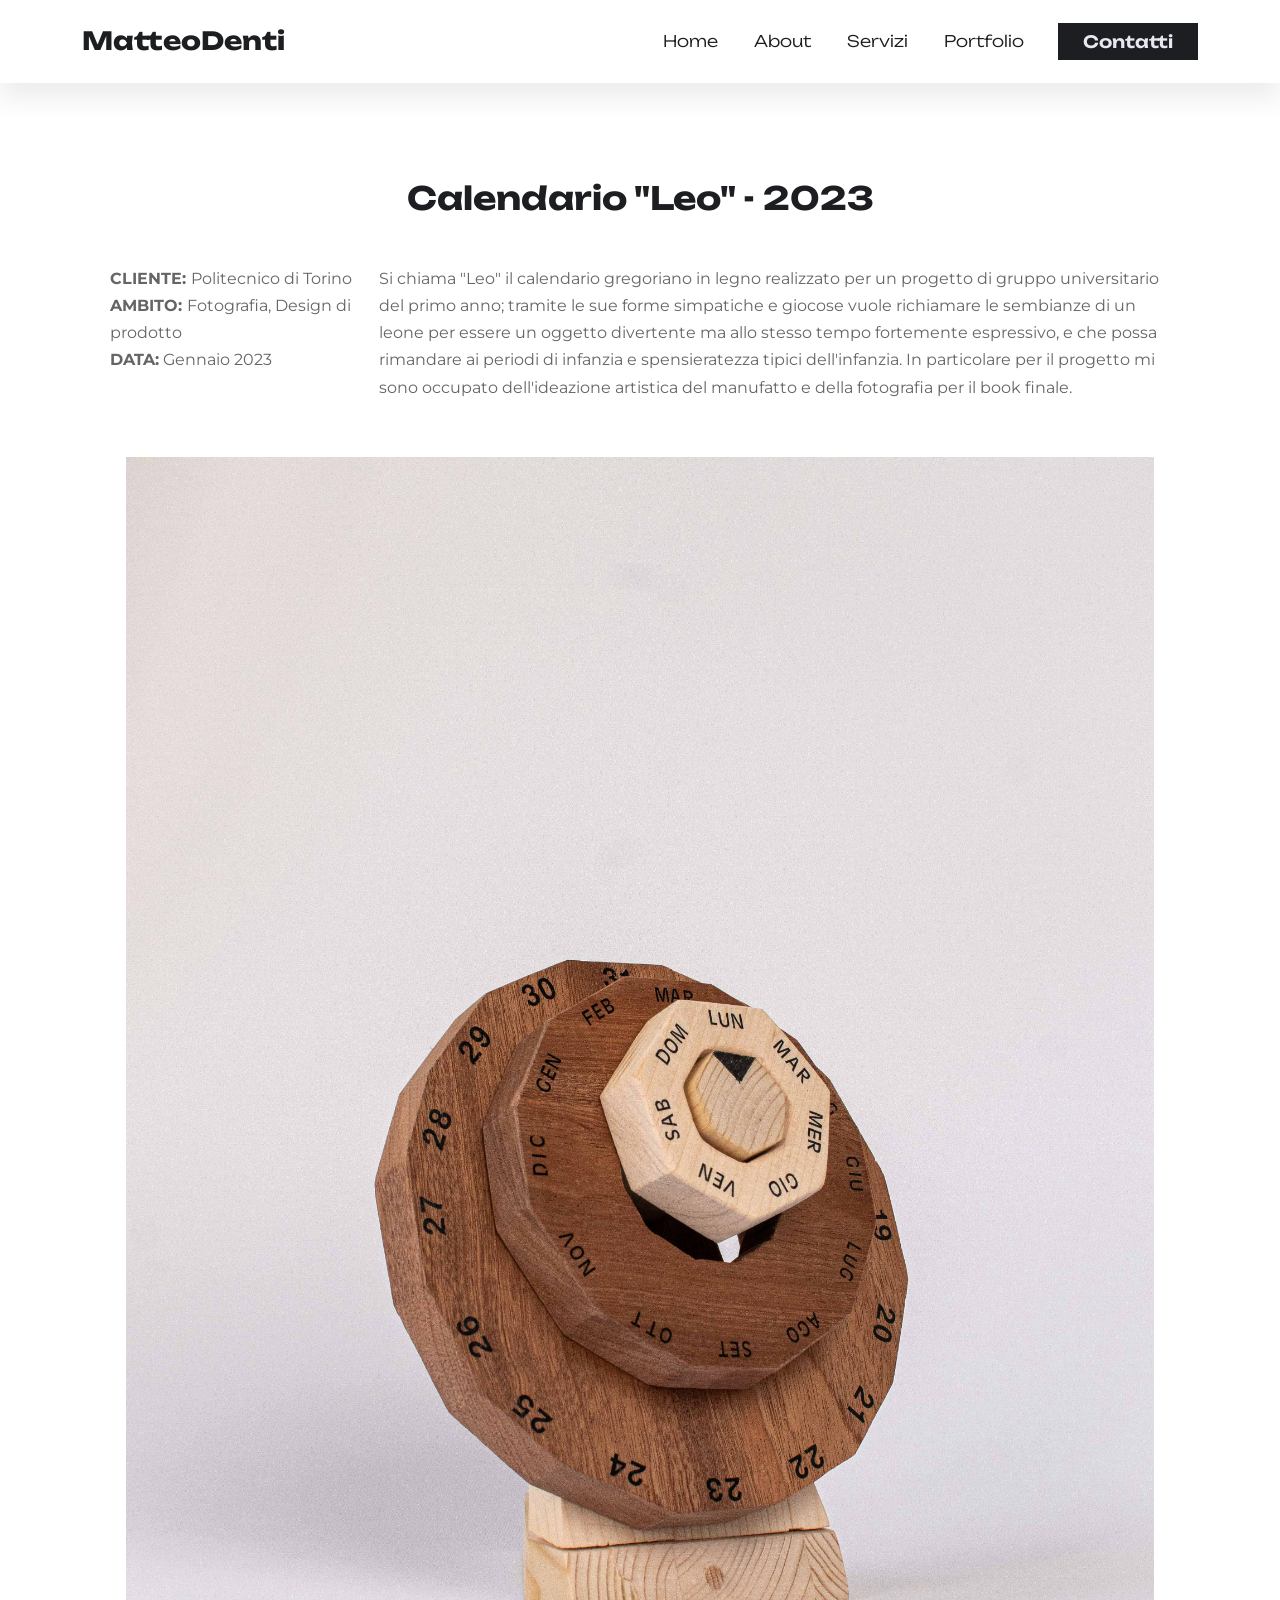
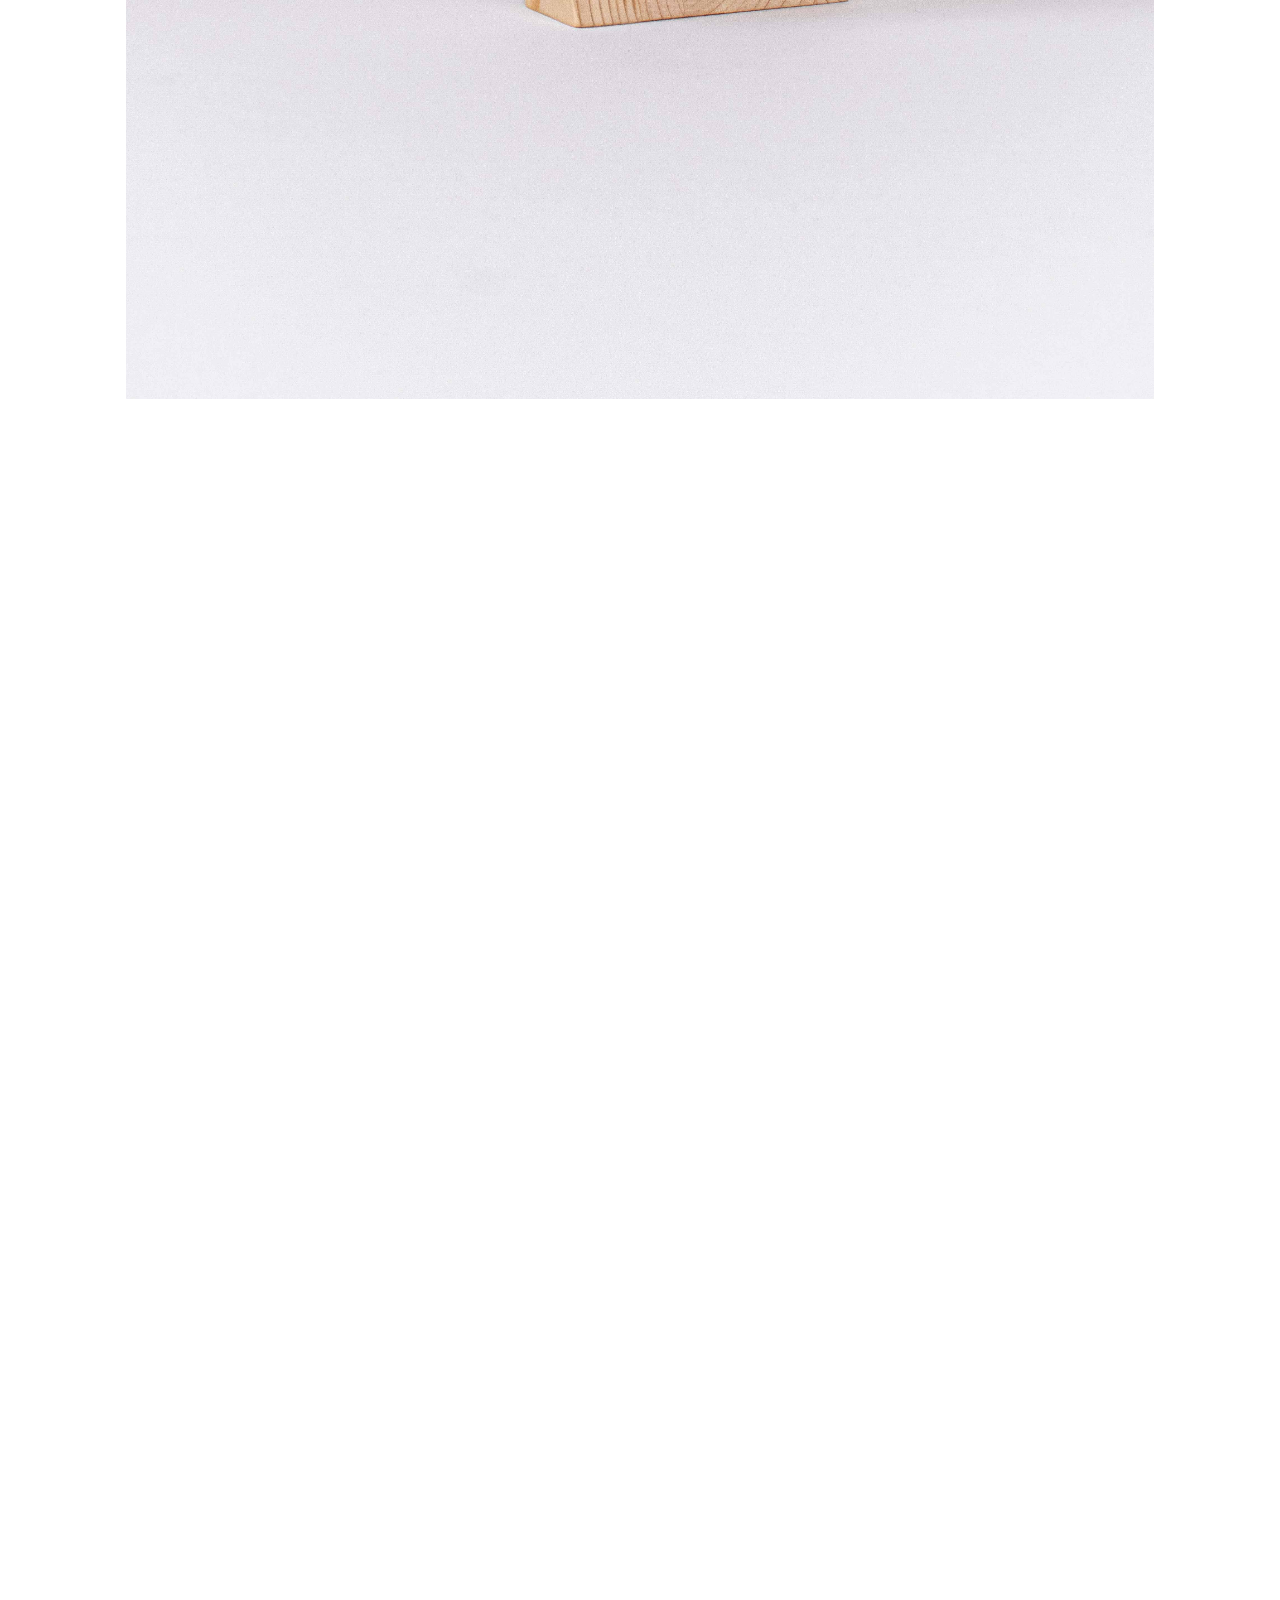
<file: PAGINE selected work/Page 2 - calendario leo.html>
<!doctype html>
<html lang="en">

<head>
    <meta charset="utf-8">
    <meta name="viewport" content="width=device-width, initial-scale=1">
    <title>Matteo Denti - sito web</title>
    <link href="https://cdn.jsdelivr.net/npm/bootstrap@5.3.3/dist/css/bootstrap.min.css" rel="stylesheet"
        integrity="sha384-QWTKZyjpPEjISv5WaRU9OFeRpok6YctnYmDr5pNlyT2bRjXh0JMhjY6hW+ALEwIH" crossorigin="anonymous">
    <!-- inserimento cdn per css bootstrap -->
    <link rel="stylesheet" href="https://cdn.jsdelivr.net/npm/bootstrap-icons@1.11.3/font/bootstrap-icons.min.css">
    <!-- inserimento cdn per icone bootstrap -->
    <link rel="stylesheet" href="../Assets/css/style.css"> <!-- inserimento dello style.css -->
    <link rel="stylesheet" href="https://cdn.jsdelivr.net/npm/swiper@11/swiper-bundle.min.css" />
    <!-- inserimento cdn per plugin swiper js -->
    <link rel="stylesheet" href="https://unpkg.com/aos@next/dist/aos.css" /> <!-- per plugin esterno animation on scroll -->
</head>

<body>

    <!-- SEZIONE 1: NAVBAR -->
    <nav class="navbar navbar-expand-lg sticky-top">
        <div class="container"> 
          <a class="navbar-brand" href="#">MatteoDenti</a> 
          <button class="navbar-toggler" type="button" data-bs-toggle="collapse" data-bs-target="#navbarNav"
            aria-controls="navbarNav" aria-expanded="false" aria-label="Toggle navigation">
            <span class="navbar-toggler-icon"></span>
          </button>
          <div class="collapse navbar-collapse" id="navbarNav">
            <ul class="navbar-nav ms-auto"> <!-- Utilizzo di "ms-auto" per agire sui margini e spostare il menu a destra -->
    
              <li class="nav-item">
                <a class="nav-link" href="../index.html#hero">Home</a> <!-- link alla sezione home nella landing page -->
              </li>
              <li class="nav-item">
                <a class="nav-link" href="../index.html#about">About</a> <!-- link alla sezione about nella landing page -->
              </li>
              <li class="nav-item">
                <a class="nav-link" href="../index.html#servizi">Servizi</a> <!-- link alla sezione "servizi" nella landing page -->
              </li>
              <li class="nav-item">
                <a class="nav-link" href="../index.html#portfolio">Portfolio</a> <!-- link alla sezione "portfolio" nella landing page -->
              </li>
    
            </ul>
            <a href="../index.html#contatti" class="btn bottone-colorato ms-lg-3">Contatti</a> <!-- link alla sezione "contatti" nella landing page -->
    
          </div>
        </div>
    </nav>


    <!-- SEZIONE 2: GRIGLIA FOTO -->
    <section id="griglia-foto">

         <!-- titolo progetto e breve descrizione -->
        <div class="container px-2 pt-5">
      
        <!-- Titolo progetto -->
        <div class="title-container">
           <h1 class="titoli-sezioni mb-5 mt-5"> Calendario "Leo" - 2023 </h1>
        </div>

    
        <div class="row d-flex align-items-start margin-text-portfolio mb-2">

           <!-- Colonna sinistra: Descrizione sintetica -->
           <div class="col-md-3 col-lg-3 text-md-start">
              <p> <b> CLIENTE: </b> Politecnico di Torino <br>
                <b> AMBITO: </b> Fotografia, Design di prodotto <br>
                <b> DATA:</b> Gennaio 2023
              </p>
           </div>
      
           <!-- Colonna destra: Testo più vicino e fluido -->
           <div class="col-md-9 col-lg-9 d-flex align-items-center">
            <p class="mb-0">
                Si chiama "Leo" il calendario gregoriano in legno realizzato per un progetto di gruppo universitario del primo anno; 
                tramite le sue forme simpatiche e giocose vuole richiamare le sembianze di un leone per essere un oggetto divertente 
                ma allo stesso tempo fortemente espressivo, e che possa rimandare ai periodi di infanzia e spensieratezza tipici dell'infanzia. 
                In particolare per il progetto mi sono occupato dell'ideazione artistica del manufatto e della fotografia per il book finale.
            </p>
          </div>

        </div>


            <!-- griglia fotografica -->
            <div class="row py-5 px-lg-5 px-sm-0">
                <div class="column">
                    <img class="modal-img" src="../Assets/images/Calendario Leo/1.jpg" alt="" srcset="" data-aos="fade" data-aos-delay="100">
                    <img class="modal-img" src="../Assets/images/Calendario Leo/2.jpg" alt="" srcset="" data-aos="fade" data-aos-delay="100">
                    <img class="modal-img" src="../Assets/images/Calendario Leo/3.jpg" alt="" srcset="" data-aos="fade" data-aos-delay="100">
                    <img class="modal-img" src="../Assets/images/Calendario Leo/4.jpg" alt="" srcset="" data-aos="fade" data-aos-delay="100">
                    <img class="modal-img" src="../Assets/images/Calendario Leo/6.jpg" alt="" srcset="" data-aos="fade" data-aos-delay="100">
                    <img class="modal-img" src="../Assets/images/Calendario Leo/7.jpg" alt="" srcset="" data-aos="fade" data-aos-delay="100">
                    <img class="modal-img" src="../Assets/images/Calendario Leo/8.jpg" alt="" srcset="" data-aos="fade" data-aos-delay="100">
                </div>

                <div class="column">
                    <img class="modal-img" src="../Assets/images/Calendario Leo/11.jpg" alt="" srcset="" data-aos="fade" data-aos-delay="100">
                    <img class="modal-img" src="../Assets/images/Calendario Leo/12.jpg" alt="" srcset="" data-aos="fade" data-aos-delay="100">
                    <img class="modal-img" src="../Assets/images/Calendario Leo/13.jpg" alt="" srcset="" data-aos="fade" data-aos-delay="100">
                    <img class="modal-img" src="../Assets/images/Calendario Leo/14.jpg" alt="" srcset="" data-aos="fade" data-aos-delay="100">
                    <img class="modal-img" src="../Assets/images/Calendario Leo/15.jpg" alt="" srcset="" data-aos="fade" data-aos-delay="100">
                    <img class="modal-img" src="../Assets/images/Calendario Leo/16.jpg" alt="" srcset="" data-aos="fade" data-aos-delay="100">
                    <img class="modal-img" src="../Assets/images/Calendario Leo/17.jpg" alt="" srcset="" data-aos="fade" data-aos-delay="100">
                    <img class="modal-img" src="../Assets/images/Calendario Leo/18.jpg" alt="" srcset="" data-aos="fade" data-aos-delay="100">
                </div>
            </div>


            <!-- Finestra modale -->
            <div id="modal" class="modal">
                <span class="close">&times;</span>
                <img class="modal-content" id="modal-img">
                <span class="prev">&#10094;</span> <!-- Freccia sinistra -->
                <span class="next">&#10095;</span> <!-- Freccia destra -->
            </div>

        </div>    

    </section>


    <!-- SEZIONE 7: FOOTER -->
    <section id="footer" class="margin-section section-padding-footer background-color-footer colore">
        <div class="container justify-content-center">

            <div class="row text-center">

                <div class="col-12">
                    <a href="#griglia-foto" class="link-footer">
                        <p>Back to top <i class="bi bi-arrow-up-short"></i></p>
                    </a>
                </div>

                <div class="col-12 mb-1">

                    <!-- link profilo instagram-->
                    <a href="https://www.instagram.com/teodenti.jpg?utm_source=ig_web_button_share_sheet&igsh=ZDNlZDc0MzIxNw=="
                        target="_blank" class="link-footer">
                        <!--  l'attributo target apre il link in una nuova scheda invece di ricaricare la pagina attuale. -->
                        <i class="bi bi-instagram" style="font-size: 26px;"> </i>
                    </a>

                    <!-- link profilo linkedin -->
                    <a href="https://www.linkedin.com/in/matteo-denti/" target="_blank" class="link-footer">
                        <i class="bi bi-linkedin ps-2" style="font-size: 26px;"></i>
                    </a>

                    <!-- link profilo behance-->
                    <a href="https://www.behance.net/matteodenti" target="_blank" class="link-footer">
                        <i class="bi bi-behance ps-2" style="font-size: 30px;"></i>
                    </a>

                    <!-- link per la mail -->
                    <a href="mailto:matteodenti0503@gmail.com" target="_blank" class="link-footer">
                        <i class="bi bi-envelope ps-2" style="font-size: 28px;"></i>
                    </a>

                    <!-- link contatti telegram -->
                    <a href="https://t.me/Abend999" target="_blank" class="link-footer">
                        <i class="bi bi-telegram ps-2" style="font-size: 28px;"></i>
                    </a>
                </div>

                <div class="col-12">
                    <p> ©2025 Matteo Denti. All rights Reserved </p>
                </div>



            </div>

        </div>

    </section>




    <script src="https://cdn.jsdelivr.net/npm/swiper@11/swiper-bundle.min.js"></script>
    <!-- inserimento cdn per js swiper -->
    <script src="https://unpkg.com/aos@next/dist/aos.js"></script> <!-- inserimento dello animation on scroll -->
    <script src="https://cdn.jsdelivr.net/npm/bootstrap@5.3.3/dist/js/bootstrap.bundle.min.js"
        integrity="sha384-YvpcrYf0tY3lHB60NNkmXc5s9fDVZLESaAA55NDzOxhy9GkcIdslK1eN7N6jIeHz"
        crossorigin="anonymous"></script> <!-- inserimento cdn per js bootstrap -->
    <script src="../Assets/Js/Javascript.js"> </script> <!-- inserimento dello Javascript.js-->
  
</body>

</html>
</file>
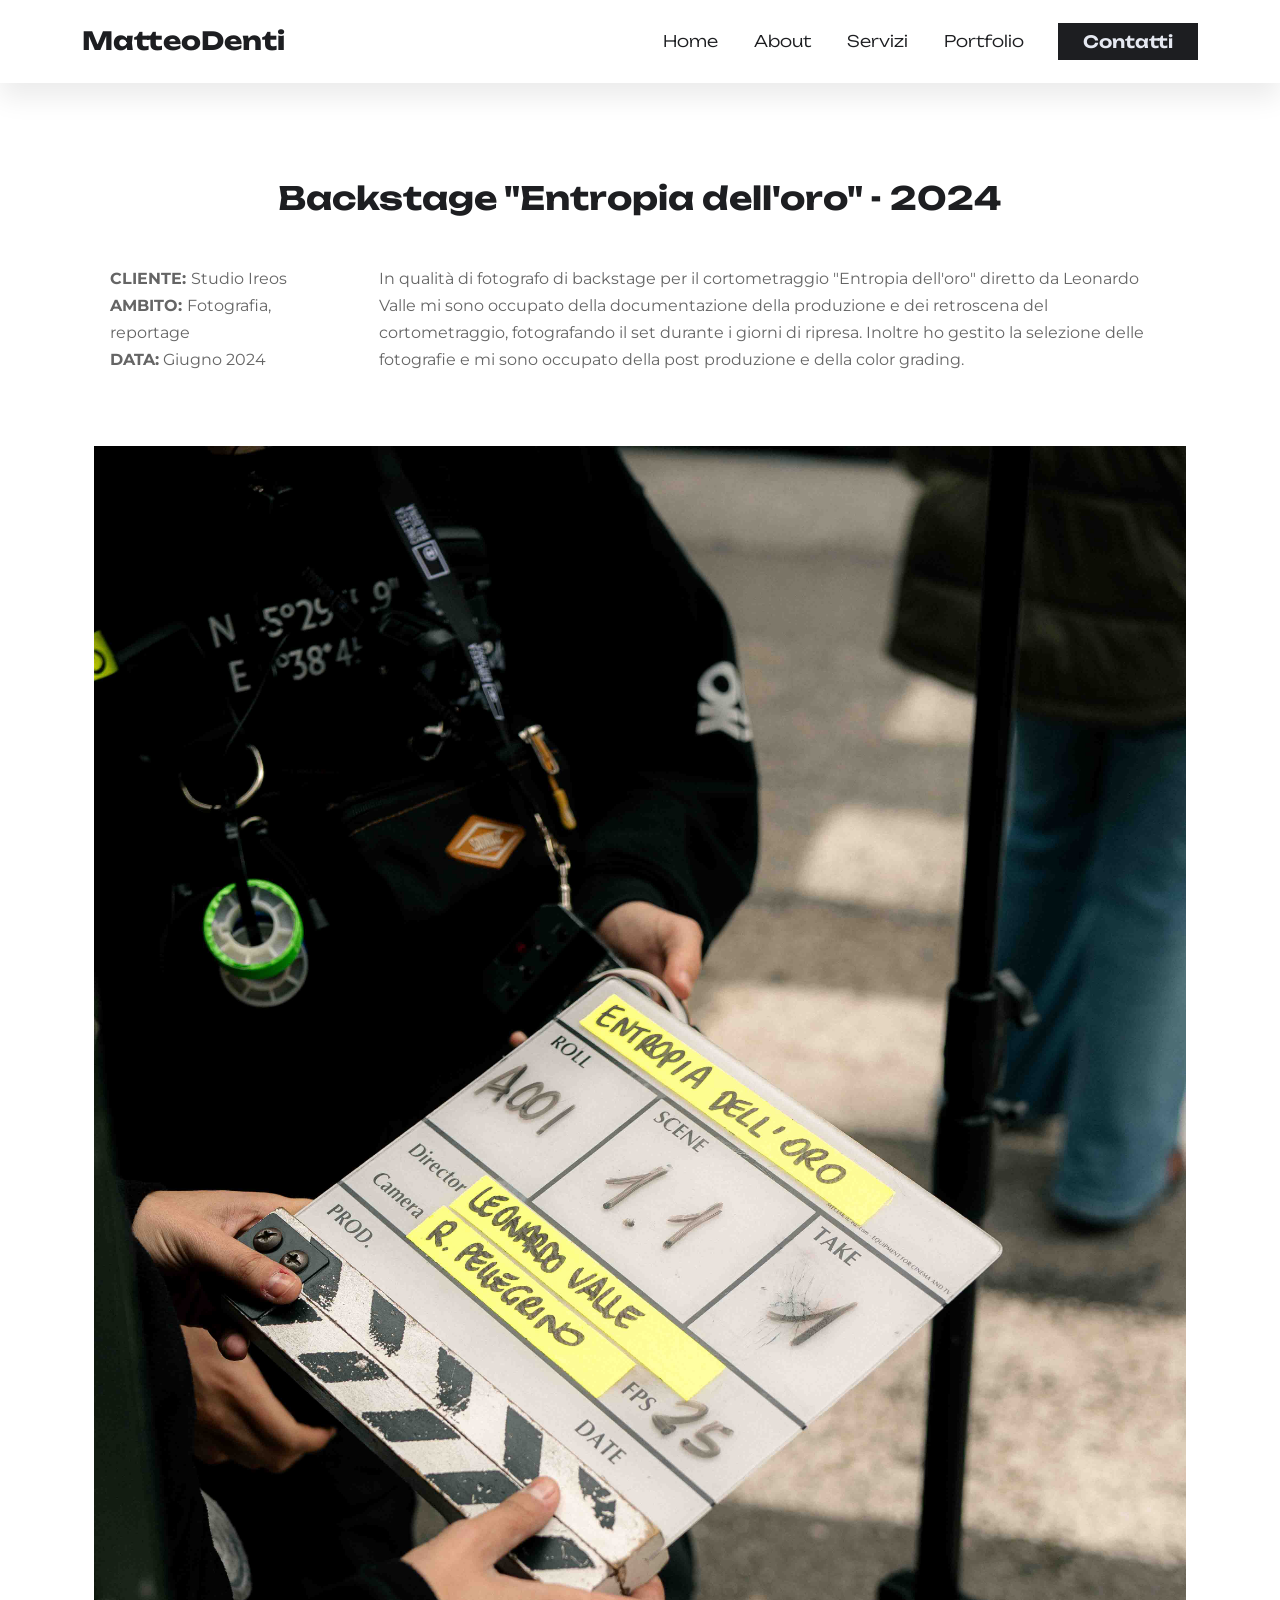
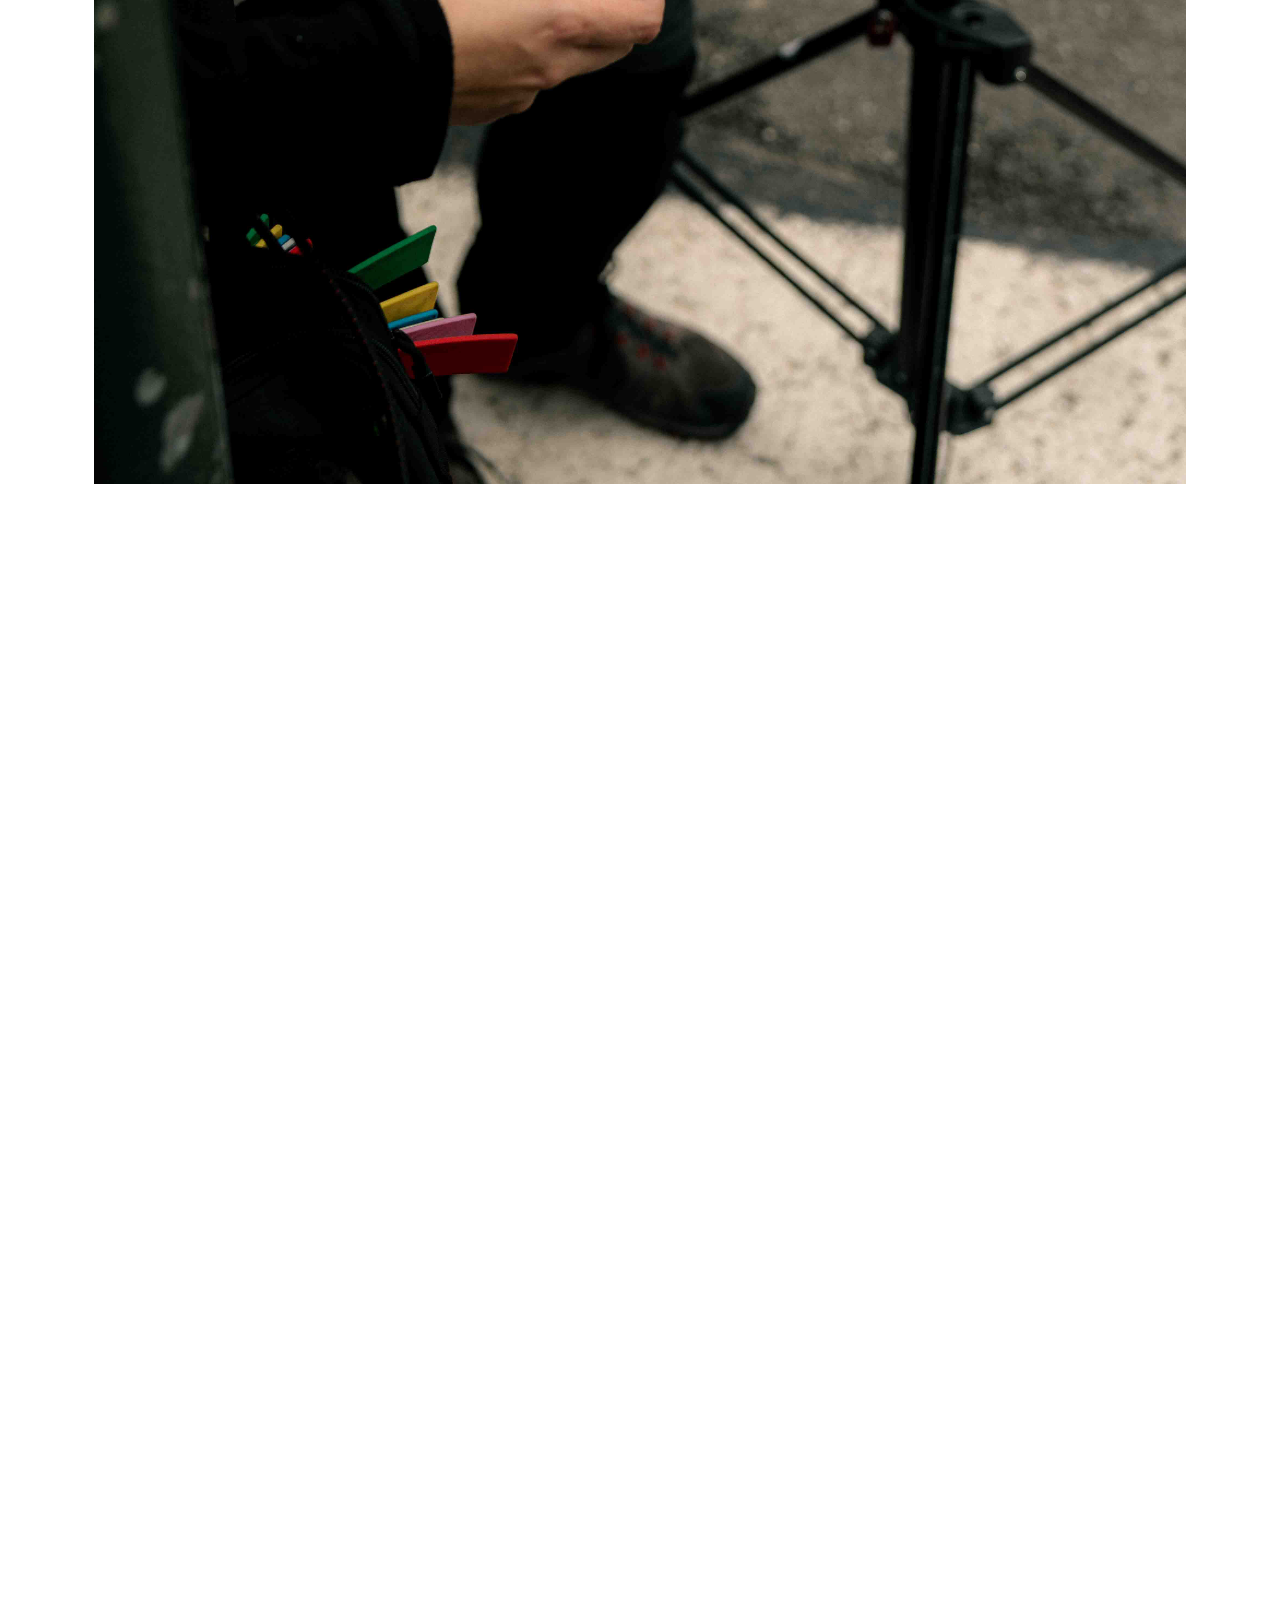
<file: PAGINE selected work/Page 3  - entropia.html>
<!doctype html>
<html lang="en">

<head>
    <meta charset="utf-8">
    <meta name="viewport" content="width=device-width, initial-scale=1">
    <title>Matteo Denti - sito web</title>
    <link href="https://cdn.jsdelivr.net/npm/bootstrap@5.3.3/dist/css/bootstrap.min.css" rel="stylesheet"
        integrity="sha384-QWTKZyjpPEjISv5WaRU9OFeRpok6YctnYmDr5pNlyT2bRjXh0JMhjY6hW+ALEwIH" crossorigin="anonymous">
    <!-- inserimento cdn per css bootstrap -->
    <link rel="stylesheet" href="https://cdn.jsdelivr.net/npm/bootstrap-icons@1.11.3/font/bootstrap-icons.min.css">
    <!-- inserimento cdn per icone bootstrap -->
    <link rel="stylesheet" href="../Assets/css/style.css"> <!-- inserimento dello style.css -->
    <link rel="stylesheet" href="https://cdn.jsdelivr.net/npm/swiper@11/swiper-bundle.min.css" />
    <!-- inserimento cdn per plugin swiper js -->
    <link rel="stylesheet" href="https://unpkg.com/aos@next/dist/aos.css" />
    <!-- per plugin esterno animation on scroll -->
</head>

<body>

    <!-- SEZIONE 1: NAVBAR -->
    <nav class="navbar navbar-expand-lg sticky-top">
        <div class="container"> 
          <a class="navbar-brand" href="#">MatteoDenti</a> 
          <button class="navbar-toggler" type="button" data-bs-toggle="collapse" data-bs-target="#navbarNav"
            aria-controls="navbarNav" aria-expanded="false" aria-label="Toggle navigation">
            <span class="navbar-toggler-icon"></span>
          </button>
          <div class="collapse navbar-collapse" id="navbarNav">
            <ul class="navbar-nav ms-auto"> <!-- Utilizzo di "ms-auto" per agire sui margini e spostare il menu a destra -->
    
              <li class="nav-item">
                <a class="nav-link" href="../index.html#hero">Home</a> <!-- link alla sezione home nella landing page -->
              </li>
              <li class="nav-item">
                <a class="nav-link" href="../index.html#about">About</a> <!-- link alla sezione about nella landing page -->
              </li>
              <li class="nav-item">
                <a class="nav-link" href="../index.html#servizi">Servizi</a> <!-- link alla sezione "servizi" nella landing page -->
              </li>
              <li class="nav-item">
                <a class="nav-link" href="../index.html#portfolio">Portfolio</a> <!-- link alla sezione "portfolio" nella landing page -->
              </li>
    
            </ul>
            <a href="../index.html#contatti" class="btn bottone-colorato ms-lg-3">Contatti</a> <!-- link alla sezione "contatti" nella landing page -->
    
          </div>
        </div>
    </nav>


    <!-- SEZIONE 2: GRIGLIA FOTO -->
    <section id="griglia-foto">

        <!-- titolo progetto e breve descrizione -->
        <div class="container px-2 pt-5">

            <!-- Titolo progetto -->
          <div class="title-container">
            <h1 class="titoli-sezioni mb-5 mt-5"> Backstage "Entropia dell'oro" - 2024 </h1>
          </div>


          <div class="row d-flex align-items-start margin-text-portfolio mb-2">

                <!-- Colonna sinistra: Descrizione sintetica -->
                <div class="col-md-3 col-lg-3 text-md-start">
                   <p> <b> CLIENTE: </b> Studio Ireos <br>
                     <b> AMBITO: </b> Fotografia, reportage <br>
                     <b> DATA:</b> Giugno 2024
                   </p>
                </div>
           
                <!-- Colonna destra: Testo più vicino e fluido -->
                <div class="col-md-9 col-lg-9 d-flex align-items-center">
                 <p class="mb-0">
                    In qualità di fotografo di backstage per il cortometraggio "Entropia dell'oro" diretto da Leonardo 
                    Valle mi sono occupato della documentazione della produzione e dei retroscena del cortometraggio, 
                    fotografando il set durante i giorni di ripresa. Inoltre ho gestito la selezione delle fotografie
                    e mi sono occupato della post produzione e della color grading.
                 </p>
               </div>
     
          </div>


            <!-- griglia fotografica -->
            <div class="row py-5 px-lg-3 px-sm-0">
                <div class="column">
                    <img class="modal-img" src="../Assets/images/Entropia dell'oro/1.jpg" alt="" srcset="" data-aos="fade" data-aos-delay="20">
                    <img class="modal-img" src="../Assets/images/Entropia dell'oro/2.jpg" alt="" srcset="" data-aos="fade" data-aos-delay="20">
                    <img class="modal-img" src="../Assets/images/Entropia dell'oro/3.jpg" alt="" srcset="" data-aos="fade" data-aos-delay="20">
                    <img class="modal-img" src="../Assets/images/Entropia dell'oro/4.jpg" alt="" srcset="" data-aos="fade" data-aos-delay="20">
                    <img class="modal-img" src="../Assets/images/Entropia dell'oro/5.jpg" alt="" srcset="" data-aos="fade" data-aos-delay="20">
                    <img class="modal-img" src="../Assets/images/Entropia dell'oro/6.jpg" alt="" srcset="" data-aos="fade" data-aos-delay="20">
                    <img class="modal-img" src="../Assets/images/Entropia dell'oro/7.jpg" alt="" srcset="" data-aos="fade" data-aos-delay="20">
                    <img class="modal-img" src="../Assets/images/Entropia dell'oro/8.jpg" alt="" srcset="" data-aos="fade" data-aos-delay="20">
                </div>

                <div class="column">
                    <img class="modal-img" src="../Assets/images/Entropia dell'oro/9.jpg" alt="" srcset="" data-aos="fade" data-aos-delay="20">
                    <img class="modal-img" src="../Assets/images/Entropia dell'oro/10.jpg" alt="" srcset="" data-aos="fade" data-aos-delay="20">
                    <img class="modal-img" src="../Assets/images/Entropia dell'oro/11.jpg" alt="" srcset="" data-aos="fade" data-aos-delay="20">
                    <img class="modal-img" src="../Assets/images/Entropia dell'oro/12.jpg" alt="" srcset="" data-aos="fade" data-aos-delay="20">
                    <img class="modal-img" src="../Assets/images/Entropia dell'oro/13.jpg" alt="" srcset="" data-aos="fade" data-aos-delay="20">
                    <img class="modal-img" src="../Assets/images/Entropia dell'oro/14.jpg" alt="" srcset="" data-aos="fade" data-aos-delay="20">
                    <img class="modal-img" src="../Assets/images/Entropia dell'oro/15.jpg" alt="" srcset="" data-aos="fade" data-aos-delay="20">
                    <img class="modal-img" src="../Assets/images/Entropia dell'oro/16.jpg" alt="" srcset="" data-aos="fade" data-aos-delay="20">
                </div>

                <div class="column">
                    <img class="modal-img" src="../Assets/images/Entropia dell'oro/17.jpg" alt="" srcset="" data-aos="fade" data-aos-delay="20">
                    <img class="modal-img" src="../Assets/images/Entropia dell'oro/18.jpg" alt="" srcset="" data-aos="fade" data-aos-delay="20">
                    <img class="modal-img" src="../Assets/images/Entropia dell'oro/19.jpg" alt="" srcset="" data-aos="fade" data-aos-delay="20">
                    <img class="modal-img" src="../Assets/images/Entropia dell'oro/20.jpg" alt="" srcset="" data-aos="fade" data-aos-delay="20">
                    <img class="modal-img" src="../Assets/images/Entropia dell'oro/21.jpg" alt="" srcset="" data-aos="fade" data-aos-delay="100">
                    <img class="modal-img" src="../Assets/images/Entropia dell'oro/22.jpg" alt="" srcset="" data-aos="fade" data-aos-delay="20">
                    <img class="modal-img" src="../Assets/images/Entropia dell'oro/23.jpg" alt="" srcset="" data-aos="fade" data-aos-delay="20">
                    <img class="modal-img" src="../Assets/images/Entropia dell'oro/24.jpg" alt="" srcset="" data-aos="fade" data-aos-delay="20">
                </div>

                <div class="column">
                    <img class="modal-img" src="../Assets/images/Entropia dell'oro/25.jpg" alt="" srcset="" data-aos="fade" data-aos-delay="20">
                    <img class="modal-img" src="../Assets/images/Entropia dell'oro/26.jpg" alt="" srcset="" data-aos="fade" data-aos-delay="20">
                    <img class="modal-img" src="../Assets/images/Entropia dell'oro/27.jpg" alt="" srcset="" data-aos="fade" data-aos-delay="20">
                    <img class="modal-img" src="../Assets/images/Entropia dell'oro/28.jpg" alt="" srcset="" data-aos="fade" data-aos-delay="20">
                    <img class="modal-img" src="../Assets/images/Entropia dell'oro/29.jpg" alt="" srcset="" data-aos="fade" data-aos-delay="20">
                    <img class="modal-img" src="../Assets/images/Entropia dell'oro/30.jpg" alt="" srcset="" data-aos="fade" data-aos-delay="20">
                    <img class="modal-img" src="../Assets/images/Entropia dell'oro/31.jpg" alt="" srcset="" data-aos="fade" data-aos-delay="20">
                    <img class="modal-img" src="../Assets/images/Entropia dell'oro/32.jpg" alt="" srcset="" data-aos="fade" data-aos-delay="20">
                </div>

            </div>


            <!-- Finestra modale -->
            <div id="modal" class="modal">
                <span class="close">&times;</span>
                <img class="modal-content" id="modal-img">
                <span class="prev">&#10094;</span> <!-- Freccia sinistra -->
                <span class="next">&#10095;</span> <!-- Freccia destra -->
            </div>

        </div>

    </section>


    <!-- SEZIONE 7: FOOTER -->
    <section id="footer" class="margin-section section-padding-footer background-color-footer colore">
        <div class="container justify-content-center">

            <div class="row text-center">

                <div class="col-12">
                    <a href="#griglia-foto" class="link-footer">
                        <p>Back to top <i class="bi bi-arrow-up-short"></i></p>
                    </a>
                </div>

                <div class="col-12 mb-1">

                    <!-- link profilo instagram-->
                    <a href="https://www.instagram.com/teodenti.jpg?utm_source=ig_web_button_share_sheet&igsh=ZDNlZDc0MzIxNw=="
                        target="_blank" class="link-footer">
                        <!--  l'attributo target apre il link in una nuova scheda invece di ricaricare la pagina attuale. -->
                        <i class="bi bi-instagram" style="font-size: 26px;"> </i>
                    </a>

                    <!-- link profilo linkedin -->
                    <a href="https://www.linkedin.com/in/matteo-denti/" target="_blank" class="link-footer">
                        <i class="bi bi-linkedin ps-2" style="font-size: 26px;"></i>
                    </a>

                    <!-- link profilo behance-->
                    <a href="https://www.behance.net/matteodenti" target="_blank" class="link-footer">
                        <i class="bi bi-behance ps-2" style="font-size: 30px;"></i>
                    </a>

                    <!-- link per la mail -->
                    <a href="mailto:matteodenti0503@gmail.com" target="_blank" class="link-footer">
                        <i class="bi bi-envelope ps-2" style="font-size: 28px;"></i>
                    </a>

                    <!-- link contatti telegram -->
                    <a href="https://t.me/Abend999" target="_blank" class="link-footer">
                        <i class="bi bi-telegram ps-2" style="font-size: 28px;"></i>
                    </a>
                </div>

                <div class="col-12">
                    <p> ©2025 Matteo Denti. All rights Reserved </p>
                </div>



            </div>

        </div>

    </section>




    <script src="https://cdn.jsdelivr.net/npm/swiper@11/swiper-bundle.min.js"></script>
    <!-- inserimento cdn per js swiper -->
    <script src="https://unpkg.com/aos@next/dist/aos.js"></script> <!-- inserimento dello animation on scroll -->
    <script src="https://cdn.jsdelivr.net/npm/bootstrap@5.3.3/dist/js/bootstrap.bundle.min.js"
        integrity="sha384-YvpcrYf0tY3lHB60NNkmXc5s9fDVZLESaAA55NDzOxhy9GkcIdslK1eN7N6jIeHz"
        crossorigin="anonymous"></script> <!-- inserimento cdn per js bootstrap -->
    <script src="../Assets/Js/Javascript.js"> </script> <!-- inserimento dello Javascript.js-->
  
</body>

</html>
</file>
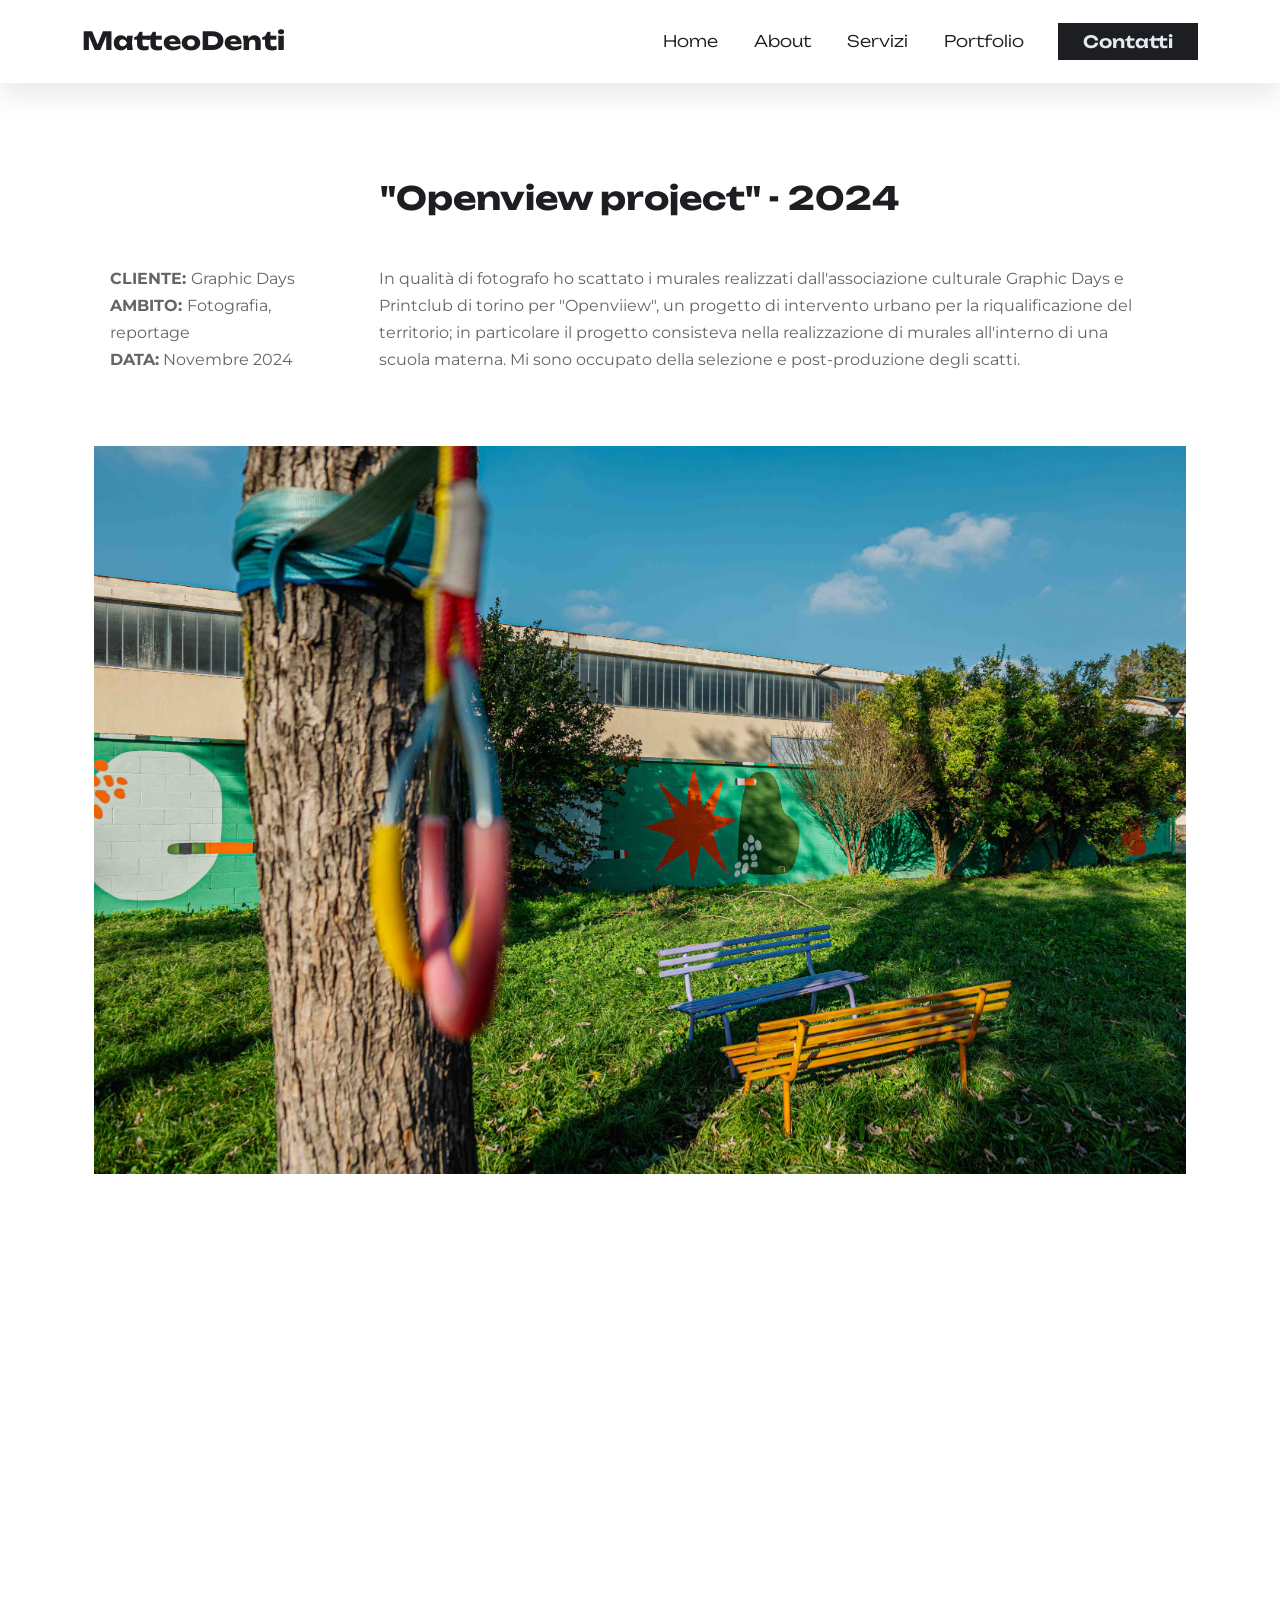
<file: PAGINE selected work/Page 4 - openview.html>
<!doctype html>
<html lang="en">

<head>
    <meta charset="utf-8">
    <meta name="viewport" content="width=device-width, initial-scale=1">
    <title>Matteo Denti - sito web</title>
    <link href="https://cdn.jsdelivr.net/npm/bootstrap@5.3.3/dist/css/bootstrap.min.css" rel="stylesheet"
        integrity="sha384-QWTKZyjpPEjISv5WaRU9OFeRpok6YctnYmDr5pNlyT2bRjXh0JMhjY6hW+ALEwIH" crossorigin="anonymous">
    <!-- inserimento cdn per css bootstrap -->
    <link rel="stylesheet" href="https://cdn.jsdelivr.net/npm/bootstrap-icons@1.11.3/font/bootstrap-icons.min.css">
    <!-- inserimento cdn per icone bootstrap -->
    <link rel="stylesheet" href="../Assets/css/style.css"> <!-- inserimento dello style.css -->
    <link rel="stylesheet" href="https://cdn.jsdelivr.net/npm/swiper@11/swiper-bundle.min.css" />
    <!-- inserimento cdn per plugin swiper js -->
    <link rel="stylesheet" href="https://unpkg.com/aos@next/dist/aos.css" />
    <!-- per plugin esterno animation on scroll -->
</head>

<body>

    <!-- SEZIONE 1: NAVBAR -->
    <nav class="navbar navbar-expand-lg sticky-top">
        <div class="container"> 
          <a class="navbar-brand" href="#">MatteoDenti</a> 
          <button class="navbar-toggler" type="button" data-bs-toggle="collapse" data-bs-target="#navbarNav"
            aria-controls="navbarNav" aria-expanded="false" aria-label="Toggle navigation">
            <span class="navbar-toggler-icon"></span>
          </button>
          <div class="collapse navbar-collapse" id="navbarNav">
            <ul class="navbar-nav ms-auto"> <!-- Utilizzo di "ms-auto" per agire sui margini e spostare il menu a destra -->
    
              <li class="nav-item">
                <a class="nav-link" href="../index.html#hero">Home</a> <!-- link alla sezione home nella landing page -->
              </li>
              <li class="nav-item">
                <a class="nav-link" href="../index.html#about">About</a> <!-- link alla sezione about nella landing page -->
              </li>
              <li class="nav-item">
                <a class="nav-link" href="../index.html#servizi">Servizi</a> <!-- link alla sezione "servizi" nella landing page -->
              </li>
              <li class="nav-item">
                <a class="nav-link" href="../index.html#portfolio">Portfolio</a> <!-- link alla sezione "portfolio" nella landing page -->
              </li>
    
            </ul>
            <a href="../index.html#contatti" class="btn bottone-colorato ms-lg-3">Contatti</a> <!-- link alla sezione "contatti" nella landing page -->
    
          </div>
        </div>
      </nav>


    <!-- SEZIONE 2: GRIGLIA FOTO -->
    <section id="griglia-foto">

        <!-- titolo progetto e breve descrizione -->
        <div class="container px-2 pt-5">

            <!-- Titolo progetto -->
          <div class="title-container">
             <h1 class="titoli-sezioni mb-5 mt-5"> "Openview project" - 2024 </h1>
          </div>


          <div class="row d-flex align-items-start margin-text-portfolio mb-2">

            <!-- Colonna sinistra: Descrizione sintetica -->
            <div class="col-md-3 col-lg-3 text-md-start">
               <p> <b> CLIENTE: </b> Graphic Days <br>
                 <b> AMBITO: </b> Fotografia, reportage <br>
                 <b> DATA:</b> Novembre 2024
               </p>
            </div>
       
            <!-- Colonna destra: Testo più vicino e fluido -->
            <div class="col-md-9 col-lg-9 d-flex align-items-center">
             <p class="mb-0">
                In qualità di fotografo ho scattato i murales realizzati dall'associazione culturale Graphic Days e Printclub di torino
                per "Openviiew", un progetto di intervento urbano per la riqualificazione del territorio; in particolare il progetto
                consisteva nella realizzazione di murales all'interno di una scuola materna. Mi sono occupato della selezione e post-produzione degli scatti.
             </p>
           </div>
 
          </div>


            <!-- griglia fotografica -->
            <div class="row py-5 px-lg-3 px-sm-0">
                <div class="column">
                    <img class="modal-img" src="../Assets/images/Openview/1.jpg" alt="" srcset="" data-aos="fade" data-aos-delay="20">
                    <img class="modal-img" src="../Assets/images/Openview/2.jpg" alt="" srcset="" data-aos="fade" data-aos-delay="20">
                    <img class="modal-img" src="../Assets/images/Openview/3.jpg" alt="" srcset="" data-aos="fade" data-aos-delay="20">
                    <img class="modal-img" src="../Assets/images/Openview/4.jpg" alt="" srcset="" data-aos="fade" data-aos-delay="20">
                    <img class="modal-img" src="../Assets/images/Openview/5.jpg" alt="" srcset="" data-aos="fade" data-aos-delay="20">
                    <img class="modal-img" src="../Assets/images/Openview/6.jpg" alt="" srcset="" data-aos="fade" data-aos-delay="20">
                    <img class="modal-img" src="../Assets/images/Openview/7.jpg" alt="" srcset="" data-aos="fade" data-aos-delay="20">
                    <img class="modal-img" src="../Assets/images/Openview/8.jpg" alt="" srcset="" data-aos="fade" data-aos-delay="20">
                    <img class="modal-img" src="../Assets/images/Openview/9.jpg" alt="" srcset="" data-aos="fade" data-aos-delay="20">
                    <img class="modal-img" src="../Assets/images/Openview/19.jpg" alt="" srcset="" data-aos="fade" data-aos-delay="20">
                    <img class="modal-img" src="../Assets/images/Openview/21.jpg" alt="" srcset="" data-aos="fade" data-aos-delay="20">
                </div>

                <div class="column">
                    <img class="modal-img" src="../Assets/images/Openview/10.jpg" alt="" srcset="" data-aos="fade" data-aos-delay="20">
                    <img class="modal-img" src="../Assets/images/Openview/11.jpg" alt="" srcset="" data-aos="fade" data-aos-delay="20">
                    <img class="modal-img" src="../Assets/images/Openview/12.jpg" alt="" srcset="" data-aos="fade" data-aos-delay="20">
                    <img class="modal-img" src="../Assets/images/Openview/13.jpg" alt="" srcset="" data-aos="fade" data-aos-delay="20">
                    <img class="modal-img" src="../Assets/images/Openview/14.jpg" alt="" srcset="" data-aos="fade" data-aos-delay="20">
                    <img class="modal-img" src="../Assets/images/Openview/15.jpg" alt="" srcset="" data-aos="fade" data-aos-delay="20">
                    <img class="modal-img" src="../Assets/images/Openview/16.jpg" alt="" srcset="" data-aos="fade" data-aos-delay="20">
                    <img class="modal-img" src="../Assets/images/Openview/17.jpg" alt="" srcset="" data-aos="fade" data-aos-delay="20">
                    <img class="modal-img" src="../Assets/images/Openview/18.jpg" alt="" srcset="" data-aos="fade" data-aos-delay="20">
                    <img class="modal-img" src="../Assets/images/Openview/20.jpg" alt="" srcset="" data-aos="fade" data-aos-delay="20">
                    <img class="modal-img" src="../Assets/images/Openview/22.jpg" alt="" srcset="" data-aos="fade" data-aos-delay="20">
                </div>

            </div>


            <!-- Finestra modale -->
            <div id="modal" class="modal">
              <span class="close">&times;</span>
              <img class="modal-content" id="modal-img">
              <span class="prev">&#10094;</span> <!-- Freccia sinistra -->
              <span class="next">&#10095;</span> <!-- Freccia destra -->
            </div>

        </div>

    </section>


    <!-- SEZIONE 7: FOOTER -->
    <section id="footer" class="margin-section section-padding-footer background-color-footer colore">
        <div class="container justify-content-center">

            <div class="row text-center">

                <div class="col-12">
                    <a href="#griglia-foto" class="link-footer">
                        <p>Back to top <i class="bi bi-arrow-up-short"></i></p>
                    </a>
                </div>

                <div class="col-12 mb-1">

                    <!-- link profilo instagram-->
                    <a href="https://www.instagram.com/teodenti.jpg?utm_source=ig_web_button_share_sheet&igsh=ZDNlZDc0MzIxNw=="
                        target="_blank" class="link-footer">
                        <!--  l'attributo target apre il link in una nuova scheda invece di ricaricare la pagina attuale. -->
                        <i class="bi bi-instagram" style="font-size: 26px;"> </i>
                    </a>

                    <!-- link profilo linkedin -->
                    <a href="https://www.linkedin.com/in/matteo-denti/" target="_blank" class="link-footer">
                        <i class="bi bi-linkedin ps-2" style="font-size: 26px;"></i>
                    </a>

                    <!-- link profilo behance-->
                    <a href="https://www.behance.net/matteodenti" target="_blank" class="link-footer">
                        <i class="bi bi-behance ps-2" style="font-size: 30px;"></i>
                    </a>

                    <!-- link per la mail -->
                    <a href="mailto:matteodenti0503@gmail.com" target="_blank" class="link-footer">
                        <i class="bi bi-envelope ps-2" style="font-size: 28px;"></i>
                    </a>

                    <!-- link contatti telegram -->
                    <a href="https://t.me/Abend999" target="_blank" class="link-footer">
                        <i class="bi bi-telegram ps-2" style="font-size: 28px;"></i>
                    </a>
                </div>

                <div class="col-12">
                    <p> ©2025 Matteo Denti. All rights Reserved </p>
                </div>



            </div>

        </div>

    </section>




    <script src="https://cdn.jsdelivr.net/npm/swiper@11/swiper-bundle.min.js"></script>
    <!-- inserimento cdn per js swiper -->
    <script src="https://unpkg.com/aos@next/dist/aos.js"></script> <!-- inserimento dello animation on scroll -->
    <script src="https://cdn.jsdelivr.net/npm/bootstrap@5.3.3/dist/js/bootstrap.bundle.min.js"
        integrity="sha384-YvpcrYf0tY3lHB60NNkmXc5s9fDVZLESaAA55NDzOxhy9GkcIdslK1eN7N6jIeHz"
        crossorigin="anonymous"></script> <!-- inserimento cdn per js bootstrap -->
    <script src="../Assets/Js/Javascript.js"> </script> <!-- inserimento dello Javascript.js-->
  
</body>

</html>
</file>
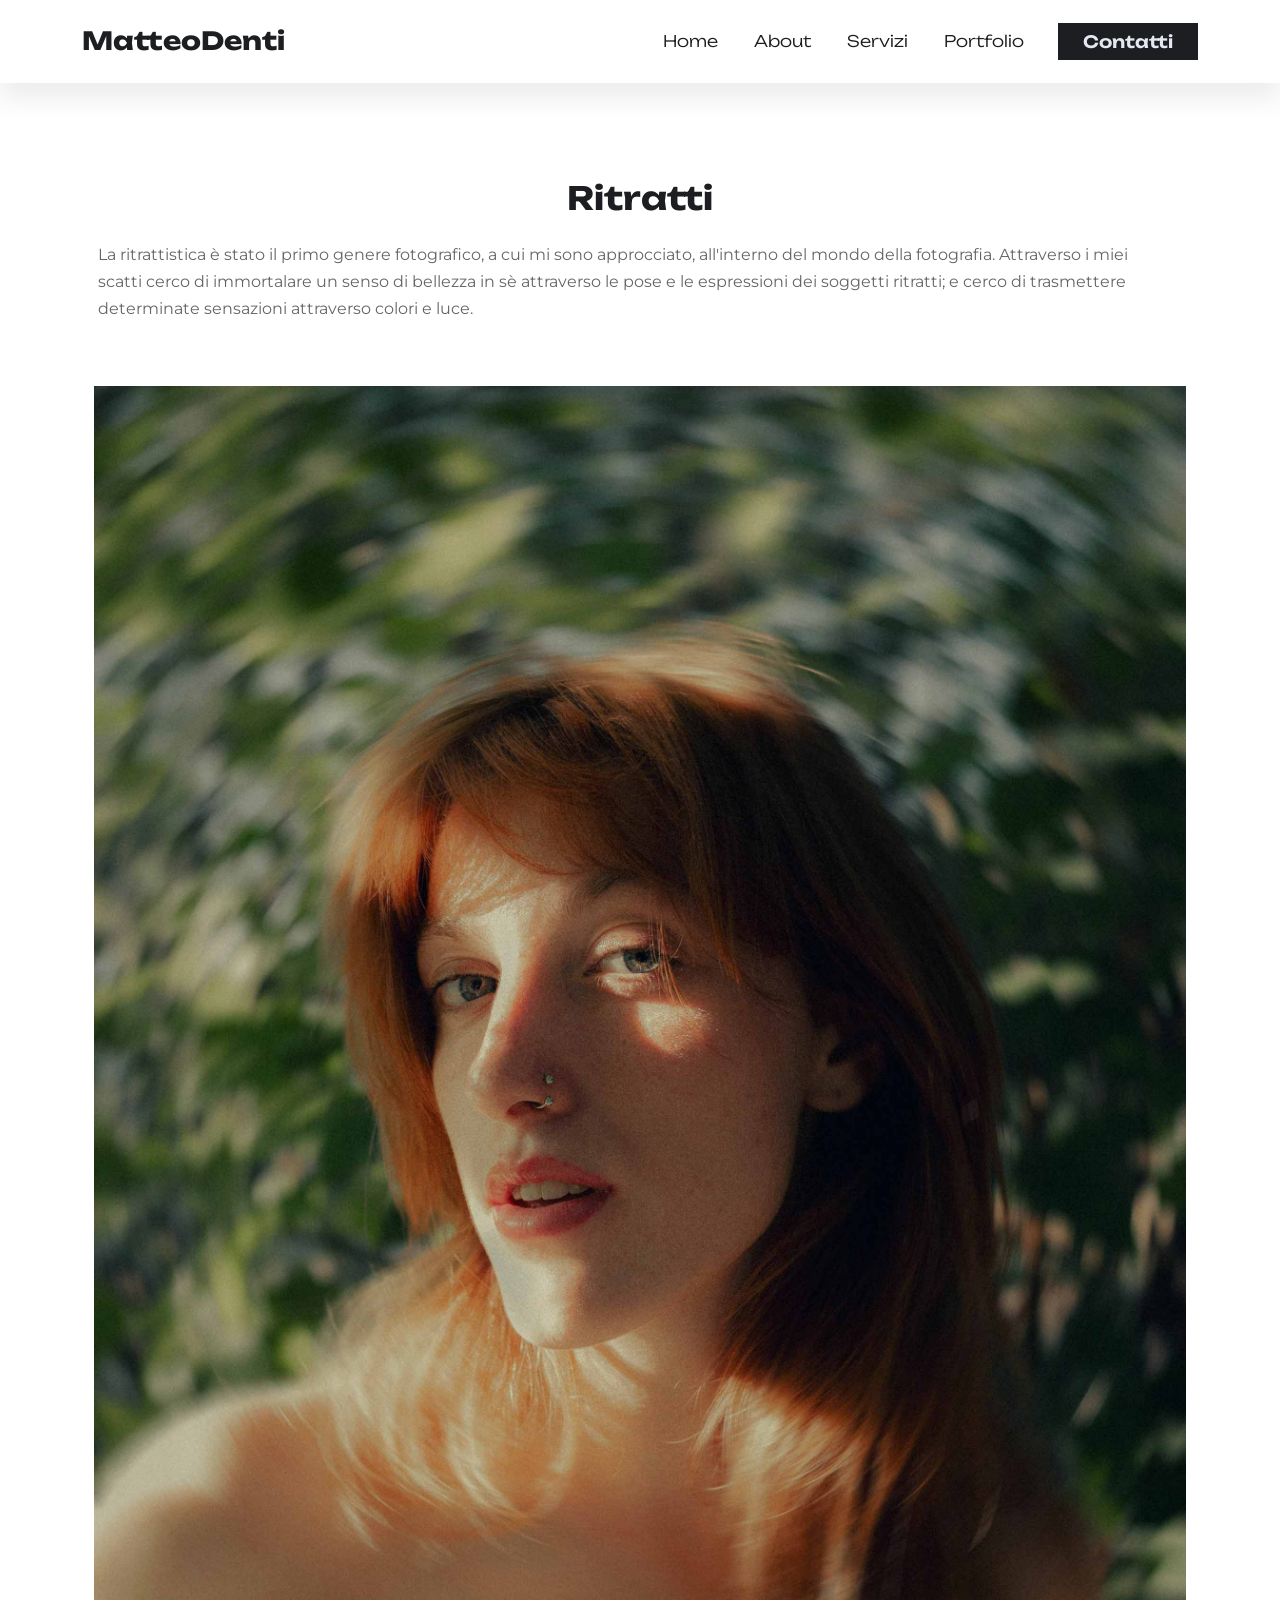
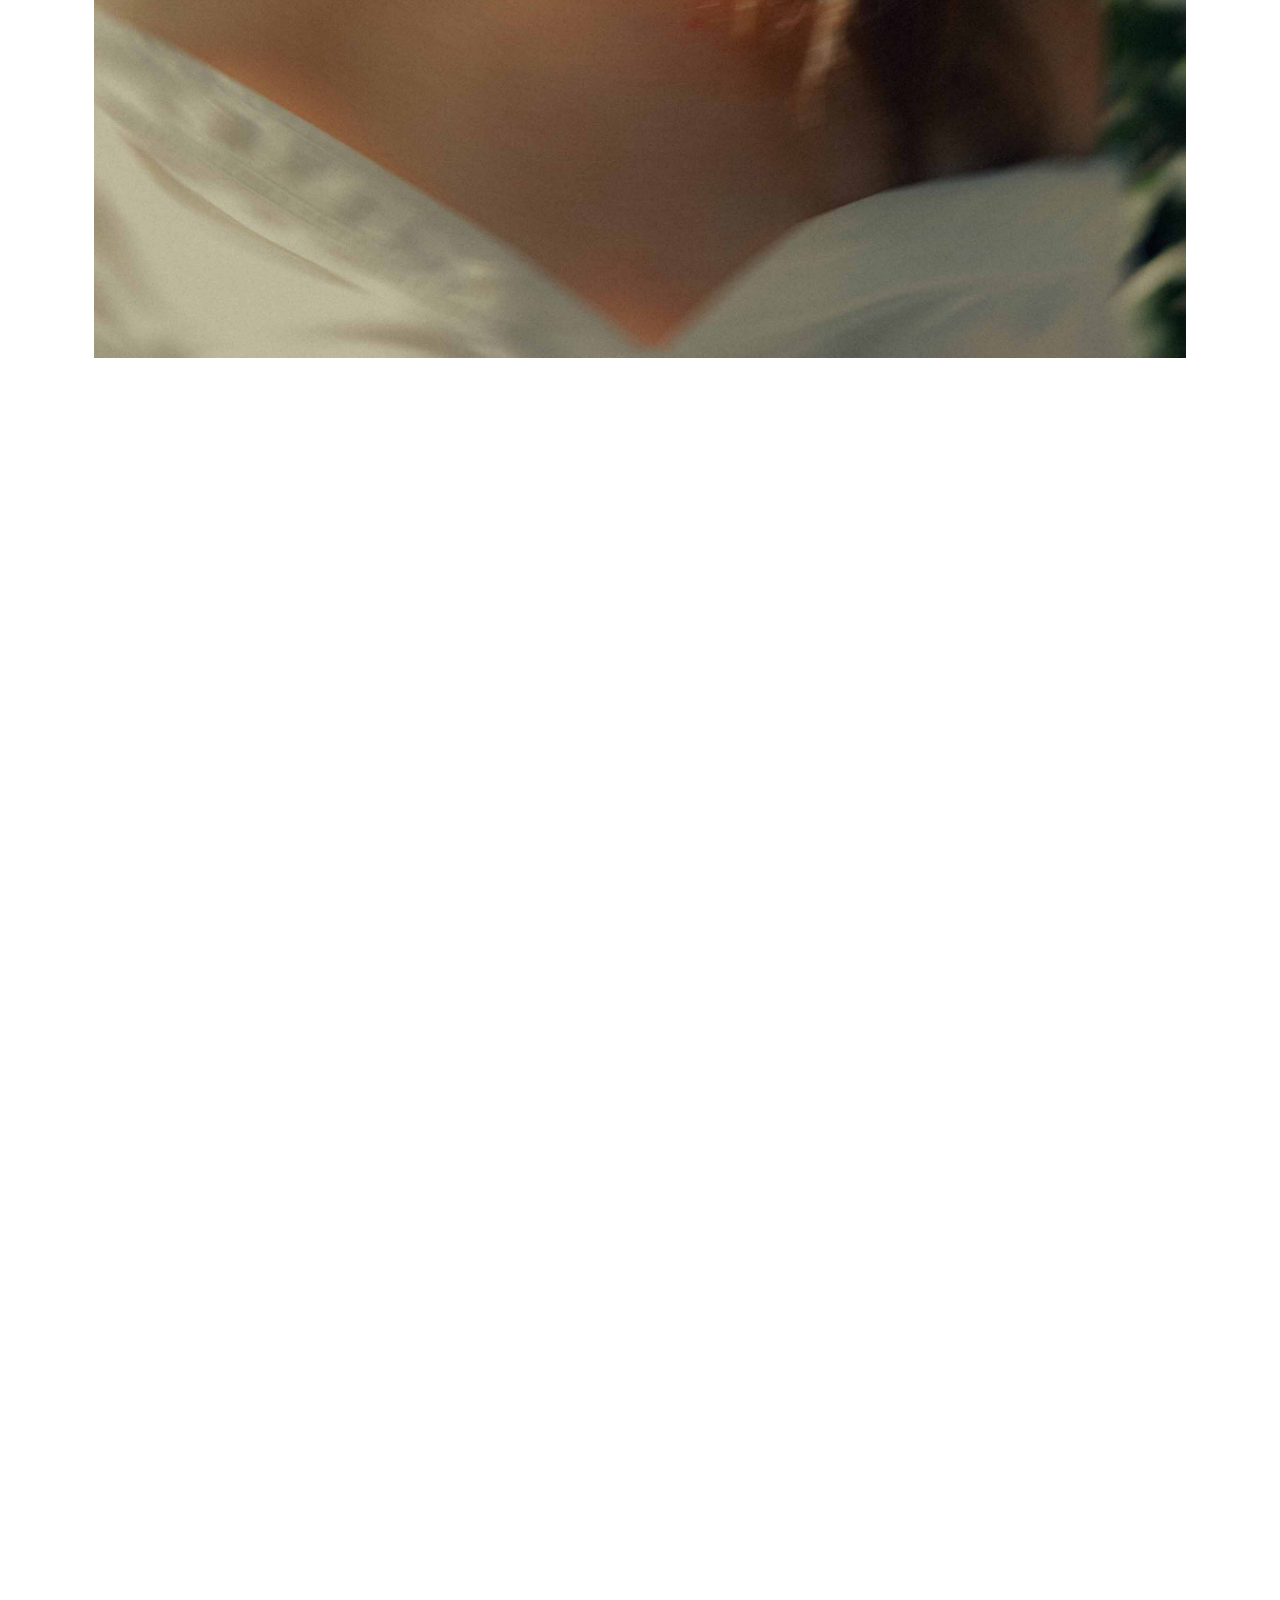
<file: PAGINE Personal/Ritratti/Page RITRATTI.html>
<!doctype html>
<html lang="en">

<head>
  <meta charset="utf-8">
  <meta name="viewport" content="width=device-width, initial-scale=1">
  <title>Matteo Denti - sito web</title>
  <link href="https://cdn.jsdelivr.net/npm/bootstrap@5.3.3/dist/css/bootstrap.min.css" rel="stylesheet"
    integrity="sha384-QWTKZyjpPEjISv5WaRU9OFeRpok6YctnYmDr5pNlyT2bRjXh0JMhjY6hW+ALEwIH" crossorigin="anonymous">
  <!-- inserimento cdn per css bootstrap -->
  <link rel="stylesheet" href="https://cdn.jsdelivr.net/npm/bootstrap-icons@1.11.3/font/bootstrap-icons.min.css">
  <!-- inserimento cdn per icone bootstrap -->
  <link rel="stylesheet" href="../../Assets/css/style.css"> <!-- inserimento dello style.css; per risalire di due cartelle devi mettere ../../-->
  <link rel="stylesheet" href="https://cdn.jsdelivr.net/npm/swiper@11/swiper-bundle.min.css" />
  <!-- inserimento cdn per plugin swiper js -->
  <link rel="stylesheet" href="https://unpkg.com/aos@next/dist/aos.css"/>  <!-- per plugin esterno animation on scroll -->
</head>

<body>

  <!-- SEZIONE 1: NAVBAR -->
  <nav class="navbar navbar-expand-lg sticky-top">
    <div class="container"> 
      <a class="navbar-brand" href="#">MatteoDenti</a> 
      <button class="navbar-toggler" type="button" data-bs-toggle="collapse" data-bs-target="#navbarNav"
        aria-controls="navbarNav" aria-expanded="false" aria-label="Toggle navigation">
        <span class="navbar-toggler-icon"></span>
      </button>
      <div class="collapse navbar-collapse" id="navbarNav">
        <ul class="navbar-nav ms-auto"> <!-- Utilizzo di "ms-auto" per agire sui margini e spostare il menu a destra -->

          <li class="nav-item">
            <a class="nav-link" href="../../index.html#hero">Home</a> <!-- link alla sezione home nella landing page -->
          </li>
          <li class="nav-item">
            <a class="nav-link" href="../../index.html#about">About</a> <!-- link alla sezione about nella landing page -->
          </li>
          <li class="nav-item">
            <a class="nav-link" href="../../index.html#servizi">Servizi</a> <!-- link alla sezione "servizi" nella landing page -->
          </li>
          <li class="nav-item">
            <a class="nav-link" href="../../index.html#portfolio">Portfolio</a> <!-- link alla sezione "portfolio" nella landing page -->
          </li>

        </ul>
        <a href="../../index.html#contatti" class="btn bottone-colorato ms-lg-3">Contatti</a> <!-- link alla sezione "contatti" nella landing page -->

      </div>
    </div>
  </nav>


  <!-- SEZIONE 2: GRIGLIA FOTO -->
  <section id="griglia-foto">

    <!-- titolo progetto e breve descrizione -->
    <div class="container px-2 pt-5">
      
      <div class="text-center">
        <h1 class="titoli-sezioni mb-4 mt-5"> Ritratti </h1>
        <p class="margin-text-portfolio text-start"> La ritrattistica è stato il primo genere fotografico, 
           a cui mi sono approcciato, all'interno del mondo della fotografia. Attraverso i miei scatti cerco di immortalare 
           un senso di bellezza in sè attraverso le pose e le espressioni dei soggetti ritratti; 
           e cerco di trasmettere determinate sensazioni attraverso colori e luce.
        </p>
      </div>

      <!-- griglia fotografica -->
      <div class="row py-5 px-lg-3 px-sm-0">

        <div class="column">
            <img class="modal-img" src="../../Assets/images/PROGETTI PERSONALI/Ritratti/1.jpg" alt="" srcset="" data-aos="fade" data-aos-delay="20">
            <img class="modal-img" src="../../Assets/images/PROGETTI PERSONALI/Ritratti/2.jpg" alt="" srcset="" data-aos="fade" data-aos-delay="20">
            <img class="modal-img" src="../../Assets/images/PROGETTI PERSONALI/Ritratti/3.jpg" alt="" srcset="" data-aos="fade" data-aos-delay="20">
            <img class="modal-img" src="../../Assets/images/PROGETTI PERSONALI/Ritratti/4.jpg" alt="" srcset="" data-aos="fade" data-aos-delay="20">
            <img class="modal-img" src="../../Assets/images/PROGETTI PERSONALI/Ritratti/5.jpg" alt="" srcset="" data-aos="fade" data-aos-delay="20">
            <img class="modal-img" src="../../Assets/images/PROGETTI PERSONALI/Ritratti/6.jpg" alt="" srcset="" data-aos="fade" data-aos-delay="20">
            <img class="modal-img" src="../../Assets/images/PROGETTI PERSONALI/Ritratti/7.jpg" alt="" srcset="" data-aos="fade" data-aos-delay="20">
            <img class="modal-img" src="../../Assets/images/PROGETTI PERSONALI/Ritratti/8.jpg" alt="" srcset="" data-aos="fade" data-aos-delay="20">
        </div>
        <div class="column">
          <img class="modal-img" src="../../Assets/images/PROGETTI PERSONALI/Ritratti/9.jpg" alt="" srcset="" data-aos="fade" data-aos-delay="20">
          <img class="modal-img" src="../../Assets/images/PROGETTI PERSONALI/Ritratti/10.jpg" alt="" srcset="" data-aos="fade" data-aos-delay="20">
          <img class="modal-img" src="../../Assets/images/PROGETTI PERSONALI/Ritratti/11.jpg" alt="" srcset="" data-aos="fade" data-aos-delay="20">
          <img class="modal-img" src="../../Assets/images/PROGETTI PERSONALI/Ritratti/12.jpg" alt="" srcset="" data-aos="fade" data-aos-delay="20">
          <img class="modal-img" src="../../Assets/images/PROGETTI PERSONALI/Ritratti/13.jpg" alt="" srcset="" data-aos="fade" data-aos-delay="20">
          <img class="modal-img" src="../../Assets/images/PROGETTI PERSONALI/Ritratti/14.jpg" alt="" srcset="" data-aos="fade" data-aos-delay="20">
          <img class="modal-img" src="../../Assets/images/PROGETTI PERSONALI/Ritratti/15.jpg" alt="" srcset="" data-aos="fade" data-aos-delay="20">
          <img class="modal-img" src="../../Assets/images/PROGETTI PERSONALI/Ritratti/16.jpg" alt="" srcset="" data-aos="fade" data-aos-delay="20">
        </div>
      </div>

    
       <!-- Finestra modale -->
       <div id="modal" class="modal">
        <span class="close">&times;</span>
        <img class="modal-content" id="modal-img">
        <span class="prev">&#10094;</span> <!-- Freccia sinistra -->
        <span class="next">&#10095;</span> <!-- Freccia destra -->
       </div>

    </div>


  </section>


  <!-- SEZIONE 7: FOOTER -->
  <section id="footer" class="margin-section section-padding-footer background-color-footer colore">
    <div class="container justify-content-center">

      <div class="row text-center">

        <div class="col-12">
          <a href="#griglia-foto" class="link-footer">
            <p>Back to top <i class="bi bi-arrow-up-short"></i></p>
          </a>
        </div>

        <div class="col-12 mb-1">
          
          <!-- link profilo instagram-->
          <a href="https://www.instagram.com/teodenti.jpg?utm_source=ig_web_button_share_sheet&igsh=ZDNlZDc0MzIxNw==" target="_blank" class="link-footer"> <!--  l'attributo target apre il link in una nuova scheda invece di ricaricare la pagina attuale. -->
            <i class="bi bi-instagram" style="font-size: 26px;"> </i>
          </a>

          <!-- link profilo linkedin -->
          <a href="https://www.linkedin.com/in/matteo-denti/" target="_blank" class="link-footer">
            <i class="bi bi-linkedin ps-2" style="font-size: 26px;"></i>
          </a>

           <!-- link profilo behance-->
          <a href="https://www.behance.net/matteodenti" target="_blank" class="link-footer">
            <i class="bi bi-behance ps-2" style="font-size: 30px;"></i> 
          </a>

           <!-- link per la mail -->
          <a href="mailto:matteodenti050@gmail.com" target="_blank" class="link-footer">
            <i class="bi bi-envelope ps-2" style="font-size: 28px;"></i>
          </a>

          <!-- link contatti telegram -->
          <a href="https://t.me/Abend999" target="_blank" class="link-footer">
            <i class="bi bi-telegram ps-2" style="font-size: 28px;"></i>
          </a>
        </div>

        <div class="col-12">
          <p> ©2025 Matteo Denti. All rights Reserved </p>
        </div>

        

      </div>

    </div>

  </section>




  <script src="https://cdn.jsdelivr.net/npm/swiper@11/swiper-bundle.min.js"></script>
  <!-- inserimento cdn per js swiper -->
  <script src="https://unpkg.com/aos@next/dist/aos.js"></script> <!-- inserimento dello animation on scroll -->
  <script src="https://cdn.jsdelivr.net/npm/bootstrap@5.3.3/dist/js/bootstrap.bundle.min.js"
    integrity="sha384-YvpcrYf0tY3lHB60NNkmXc5s9fDVZLESaAA55NDzOxhy9GkcIdslK1eN7N6jIeHz"
    crossorigin="anonymous"></script> <!-- inserimento cdn per js bootstrap -->
    <script src="../../Assets/Js/Javascript.js"> </script> <!-- inserimento dello Javascript.js-->
  
</body>

</html>
</file>
<file: Assets/css/style.css>
/* Importazione fonts */
@import url(../css/fonts.css);

/* DICHIARAZIONE VARIABILI CSS: in questo modo posso gestire ed apportare delle 
modifiche in futuro in maniera efficiente (senza perdere tempo) */
:root {
    --colore-primario: #1D1E21;  /* per titoli, heading ed elementi grafici */
    --colore-primario-chiaro: #3b3d40; /* per quando ci passa sopra il mouse (hover) */
    --colore-secondario: #E5E8F1; /* per elementi secondari */
    --colore-primario-rgb: rgb(29, 30, 33); /* colore principale in rgb/ */
    --colore-body: #656565; /* per paragrafi */
    --colore-background: #ffffff; /* per sfondo del sito */
    --font-principale: "Unbounded", sans-serif; /* FONT PRINCIPALI: titoli ed headings  */
    --font-secondario: "Montserrat", sans-serif; /* FONT SECONDARI: corpi testo */
    --box-shadow: 0px 15px 25px rgba(0,0,0,.08); /* per le ombre */
    --transition: all 0.5s ease; /* per le transizioni */
}

/* RESET DEFAULT PROPERTIES */
body {
   font-family: var(--font-principale);
   line-height: 1.7; /* per gestire l'interlinea e rendere maggiormente leggibile il testo */
   color: var(--colore-body);
   background-color: var(--colore-background);
}

p {
    font-family: var(--font-secondario);
}

h1, h2, h3, h4, h5, h6 {
    font-weight: 700;
    color: var(--colore-primario);
}

a {
    text-decoration: none;  /* per rimuovere la sottolineatura predefinita dei link */
    color: var(--colore-secondario);
    transition: var(--transition);
}

a:hover {
    color: var(--colore-primario); /* per quando il mouse passa sopra a dei link e cambia colore */
}

img {
    max-width: 100%; 
    height: auto; /* per mantenere la proporzione dell'img senza che venga deformata (altezza si adatta proporzionalmente alla lunghezza) */
}

.section-padding { /* classe per il padding delle diverse sezioni del sito */
    padding-top: 100px;
    padding-bottom: 150px;
    padding-left: 40px;
    padding-right: 40px;
}

.section-margin { /* classe per i margini delle diverse sezioni del sito */
    margin-top: 100px;
    margin-bottom: 140px;
}

.titoli-sezioni {
 font-size: 40px;
}

.bordo-sezioni {  /* per definire il bordo dei paragrafi nella sezione dei servizi */
    border: 2px solid var(--colore-secondario);
    box-shadow: var(--box-shadow);
}




/* NAVBAR ✅ */
.navbar {
    background-color: var(--colore-background); /* non dimenticare colore back altrimenti diventa trasparente*/
    box-shadow: var(--box-shadow);
    padding: 15px; 
}

.navbar-brand { /* per rendere + bold e colorato il logo */
    font-weight: 750;
    font-size: 25px;
    color: var(--colore-primario);
}

.navbar-nav .nav-link {
    font-weight: 300;
    color: var(--colore-primario);
}

.navbar-nav .nav-link.active {
    color: var(--colore-primario);
}

.nav-link:hover {
    color: var(--colore-primario-chiaro);
}

.btn {
    font-weight: 600;
    font-size: 17px;
    border-radius: 0px; /* togliere il radius */
    padding: 5px 24px; /* per aggiungere un po' di padding interno */
}

.bottone-colorato {
    background-color: var(--colore-primario); /* per fare risaltare il bottone con il colore */
    color: var(--colore-secondario);
}

.bottone-colorato:hover {
    background-color: var(--colore-primario-chiaro); /* quando passa il mouse cambia il colore */
    color: var(--colore-secondario);
}

.nav-item {
    padding-left: 10px;
    padding-right: 10px;
}




/* HEROSECTION ✅*/

/* DA RIGA 139 A 155: per gestire la posizione e dimensione del video di copertina */
.hero-section {
    position: relative;  /* Imposta la posizione dell'elemento come "relativa" per poter utilizzare il posizionamento assoluto all'interno di esso */
    height: 100vh; /* Imposta l'altezza della sezione a 100% dell'altezza della finestra (viewport), quindi copre tutto lo schermo */
    overflow: hidden;  /* Nasconde eventuali contenuti che escono fuori dai confini dell'elemento */
}

.hero-video {
    position: absolute; /* Posiziona il video in modo assoluto rispetto al suo elemento contenitore (la .hero-section) */
    top: 50%; /* Posiziona il video al 50% dell'altezza del contenitore (a metà) */
    left: 50%; /* Posiziona il video al 50% della larghezza del contenitore (a metà) */
    width: 100%; /* Imposta la larghezza del video al 100% della larghezza del contenitore (copre tutta la larghezza) */
    height: 100%; /* Imposta l'altezza del video al 100% dell'altezza del contenitore (copre tutta l'altezza) */
    object-fit: cover; /* Fa in modo che il video riempia completamente l'area, mantenendo le proporzioni */
    transform: translate(-50%, -50%); /* Sposta il video per centrarlo esattamente nel contenitore */
}

/* PER GESTIRE IL BOTTONE SOPRA AL VIDEO */
.hero-content {
    position: absolute;  /* Posiziona il contenuto sopra il video in modo assoluto */
    bottom: 150px;  /* Posiziona il contenuto (bottone) a 20px dal bordo inferiore della sezione */
    left: 50%;  /* Centra il contenuto orizzontalmente */
    transform: translateX(-50%); /* Compensa il margine sinistro per centrare il contenuto */
    z-index: 2;  /* Assicura che il contenuto sia visibile sopra il video */
    text-align: center;  /* Centra il testo orizzontalmente */
    color: white;  /* Imposta il colore del testo su bianco */
}

.bottone-herosection {
    font-size: 20px;
    background-color: var(--colore-primario); /* per fare risaltare il bottone con il colore */
    color: var(--colore-secondario);
    opacity: 100%;
}

.bottone-herosection:hover {
    background-color: var(--colore-primario-chiaro); /* quando passa il mouse cambia il colore */
    color: var(--colore-secondario);
}





/* ABOUT ✅ */
.bottone-colorato-cv {
    background-color: var(--colore-background);
    color: var(--colore-primario);
    box-shadow: var(--box-shadow);
}

.margin-about {
    margin-top: 50px; /* un po' di margin per staccare dalla navbar*/
}

.margin-title-about { /* per centrare il testo rispetto all'immagine */
    margin-top: 75px;
    margin-left: 20px;
}

.margin-text-about {
    margin-left: 20px;
    margin-right: 30px;
}




/* SERVIZI ✅*/
#servizi {
    color: var(--colore-secondario); /* colore paragrafi */
}

.colore {
    color: var(--colore-secondario); /* colore titoli */
}

.background-color-servizi {
    background-color: var(--colore-primario);
}



/* PORTFOLIO */ 
#portfolio {
    margin-top: 50px; /* applicato un leggero margine per staccare maggiormente dalla sezione superiore */ 
}

.margin-text-portfolio {
    margin-left: 20px;
    margin-right: 30px; 
}

.swiper-pagination-bullet {
    background-color: black; /* per cambiare colore ai bullet */ 
}

/* DA RIGA 187 A 211: animazione del titolo del progetto che passa sopra la copertina;
nel caso la puoi cancellare, basta che poi aggiusti padding alla riga 181 dell'html  */ 
.project {
    overflow: hidden;
    position: relative;
}

.project .overlay-progetti {
    padding: 32px;
    position: absolute;
    bottom: 0px; /* posiziona l'elemento alla base del contenitore */ 
    left: 0px;
    transition: all 0.4s ease-in-out;
    opacity: 0; /* per impostare le scritte come trasparenti (inizialmente nascosto) */
    transform: translateY(60px); /* per spostare le scritte verso il basso di 60px */
}

.project:hover .overlay-progetti {
    opacity: 1; /* rende visibile le scritte quando passa sopra il mouse  */
    transform: translateY(0px); /* per riportare l'elemento alla sua posizione originale (sopra la copertina) */
    color: white;
}

.titoli-copertine-progetti { 
    color: white; /* per dare il bianco ai titoli */ 
}

/* DA RIGA 216 A 222: animazione immagine che si ingrandisce quando utente 
ci passa sopra con il mouse */
a img {
    transition: transform 0.35s ease-in-out;
}

a img:hover {
    transform: scale(1.02); /* per ingrandire leggermente la copertina quando ci passa sopra il mouse */
}




/* CONTATTI */ 
.form-sfondo {
    box-shadow: var(--box-shadow);
}

.form-control {
    border-radius: 0;
    border: 0.8px solid rgb(29, 30, 33);
}

#contact .form-control:focus {
    box-shadow: none;
    border-color: var(--colore-primario);
}




/* FOOTER */ 
.background-color-footer {
    background-color: var(--colore-primario);
    margin-top: 170px;
    padding-top: 1px;
    padding-top: 50px;
}

.section-padding-footer { /* classe per il padding delle diverse sezioni del sito */
    padding-bottom: 50px;
}

.link-footer {
    color: var(--colore-secondario);
}

.link-footer:hover {
    color: var(--colore-primario-chiaro);
}




/* GRIGLIA FOTOGRAFICA PER PROGETTI - pagine diverse */ 
#griglia-foto .row {
    display: grid;
    grid-template-columns: repeat(auto-fit,minmax(200px,1fr));
}

#griglia-foto .column {
    grid-column: span 3;
    width: 100%;
    overflow: hidden;
    display: flex;
    flex-direction: column;
    gap: 0.7rem;
}

/* per ingrandire le foto */ 
.modal-img {
    width: 100%;
    cursor: pointer;
    transition: transform 0.2s ease-in-out;
}

.modal {
    display: flex;
    position: fixed;
    top: 50%;
    left: 50%;
    transform: translate(-50%, -50%);
    width: 100%;
    height: 100%;
    background-color: rgba(0, 0, 0, 0.783);
    justify-content: center;
    align-items: center;
    z-index: 9999;
    visibility: hidden;
    opacity: 0;
    transition: opacity 0.3s ease;
}

.modal.active {
    visibility: visible;
    opacity: 1;
}


.modal-content { /* Modal container */
    display: block;
    max-width: 100%;
    max-height: 100%;
    margin: auto;
    object-fit: contain; /* Mantiene le proporzioni originali */
    object-position: center; /* Centra l'immagine nel contenitore */
    transition: all 0.3s ease-in-out; /* Aggiunge un effetto di transizione per un miglior effetto visivo */
    padding: 50px;
    background-color: white;
}


.close { /* Bottone per chiudere la lightbox */
    position: absolute;
    top: 15px;
    right: 25px;
    color: var(--colore-primario);
    font-size: 36px;
    font-weight: bold;
    cursor: pointer;
    z-index: 10000;
}


.close:hover, /* Rendi il bottone piu visibile al passaggio del mouse */
.close:focus {
    color: #ddd;
    text-decoration: none;
    cursor: pointer;
}

/* PULSANTI DI NAVIGAZIONE PER SCORRERE TRA LE FOTO */
.prev, .next {
    position: absolute;
    top: 50%;
    transform: translateY(-50%);
    font-size: 20px;
    color: var(--colore-primario);
    padding: 10px;
    cursor: pointer;
    user-select: none;
    transition: background-color 0.3s;
}

.prev {
    left: 10px;
}

.next {
    right: 10px;
}

.prev:hover, .next:hover {
    background-color: var(--colore-primario);
    color: var(--colore-background);
}



/* PULSANTI DI NAVIGAZIONE PER SCORRERE TRA I PROGETTI (vicino al titolo) */

.title-container {
    display: flex;
    align-items: center;
    justify-content: center;
    gap: 20px; /* Distanza tra frecce e titolo */
    position: relative;
    width: 100%;
    max-width: 800px;
    margin: 0 auto;
}

.titoli-sezioni {
    font-size: 2rem;
    text-align: center;
    margin: 0;
}
</file>
